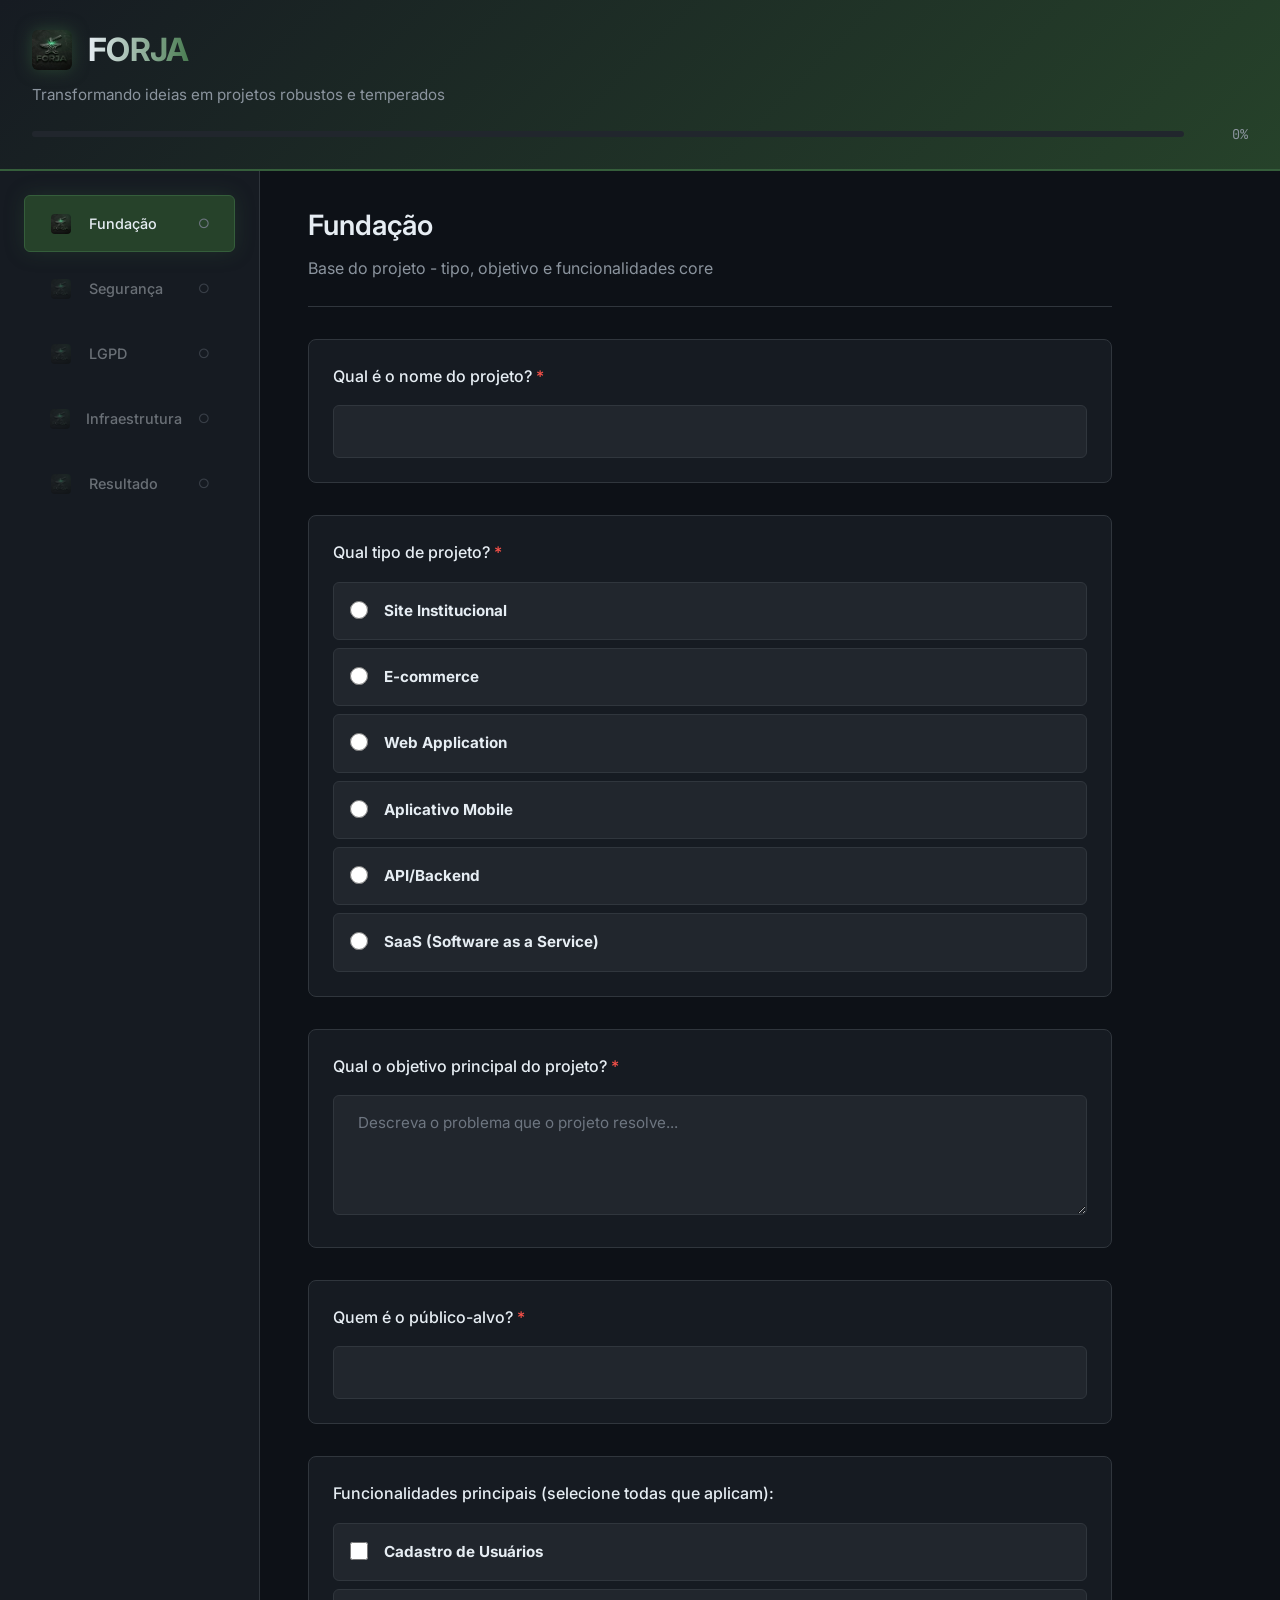
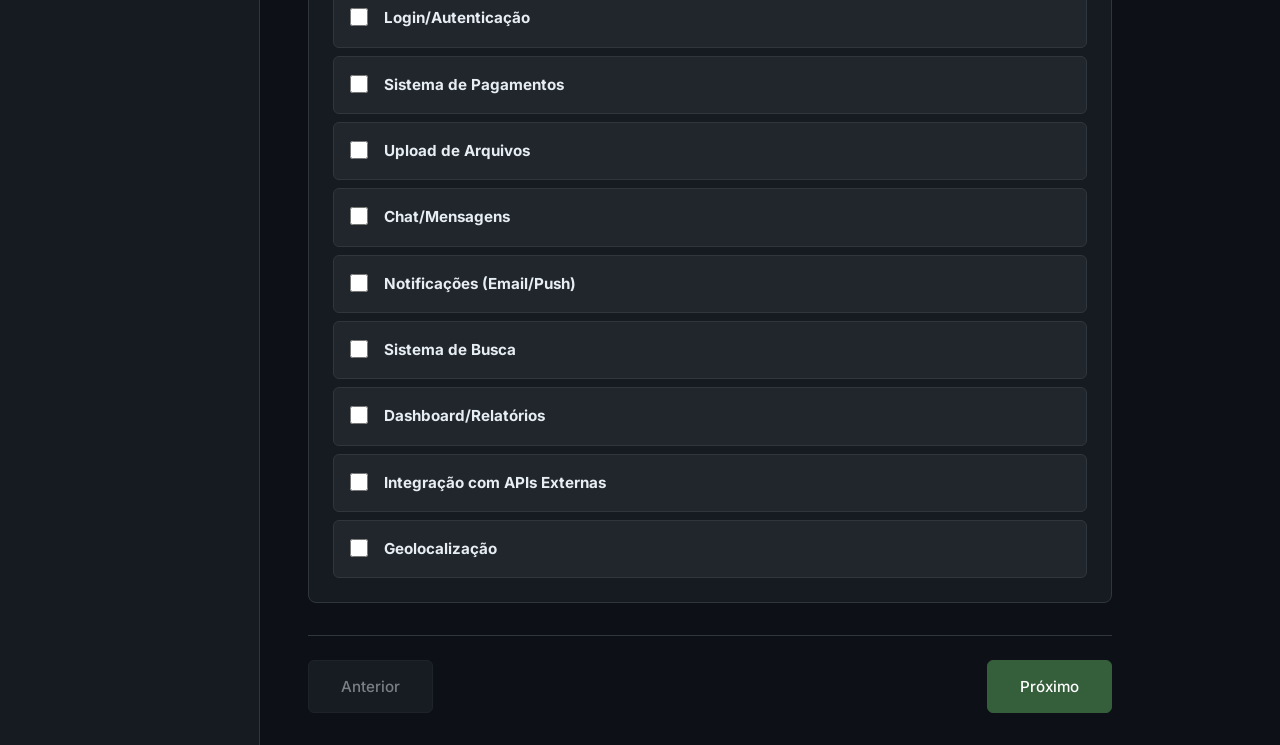
<file: index.html>
<!DOCTYPE html>
<html lang="pt-BR">
<!--
  ============================================================================
  PROPRIETÁRIO: Mauricio Spark
  MARCA: WINSOFT
  PROJETO: FORJA
  VERSÃO: 1.0.0
  LINHAGEM: SPARK
  ============================================================================
  Documento de Planejamento de Escopo
  COPYRIGHT: © 2026 WINSOFT / Mauricio Spark. All rights reserved.
  ============================================================================
-->

<head>
    <meta charset="UTF-8">
    <meta name="viewport" content="width=device-width, initial-scale=1.0">
    <title>FORJA </title>
    <link rel="stylesheet" href="css/style.css">
    <link rel="preconnect" href="https://fonts.googleapis.com">
    <link rel="preconnect" href="https://fonts.gstatic.com" crossorigin>
    <link
        href="https://fonts.googleapis.com/css2?family=Inter:wght@300;400;500;600;700&family=JetBrains+Mono:wght@400;500&display=swap"
        rel="stylesheet">
    <link rel="apple-touch-icon" sizes="57x57" href="favicon/apple-icon-57x57.png">
    <link rel="apple-touch-icon" sizes="60x60" href="favicon/apple-icon-60x60.png">
    <link rel="apple-touch-icon" sizes="72x72" href="favicon/apple-icon-72x72.png">
    <link rel="apple-touch-icon" sizes="76x76" href="favicon/apple-icon-76x76.png">
    <link rel="apple-touch-icon" sizes="114x114" href="favicon/apple-icon-114x114.png">
    <link rel="apple-touch-icon" sizes="120x120" href="favicon/apple-icon-120x120.png">
    <link rel="apple-touch-icon" sizes="144x144" href="favicon/apple-icon-144x144.png">
    <link rel="apple-touch-icon" sizes="152x152" href="favicon/apple-icon-152x152.png">
    <link rel="apple-touch-icon" sizes="180x180" href="favicon/apple-icon-180x180.png">
    <link rel="icon" type="image/png" sizes="192x192" href="favicon/android-icon-192x192.png">
    <link rel="icon" type="image/png" sizes="32x32" href="favicon/favicon-32x32.png">
    <link rel="icon" type="image/png" sizes="96x96" href="favicon/favicon-96x96.png">
    <link rel="icon" type="image/png" sizes="16x16" href="favicon/favicon-16x16.png">
    <link rel="manifest" href="favicon/manifest.json">
    <link rel="shortcut icon" href="favicon/favicon.ico" type="image/x-icon">
    <meta name="msapplication-TileColor" content="#ffffff">
    <meta name="msapplication-TileImage" content="favicon/ms-icon-144x144.png">
    <meta name="theme-color" content="#ffffff">
</head>

<body>
    <div class="app-container">
        <!-- Header -->
        <header class="app-header">
            <div class="logo">
                <img src="favicon/forja.jpeg" alt="">
                <h1>FORJA</h1>
            </div>
            <p class="tagline">Transformando ideias em projetos robustos e temperados</p>
            <div class="progress-container">
                <div class="progress-bar" id="progressBar"></div>
                <span class="progress-text" id="progressText">0%</span>
            </div>
        </header>

        <!-- Main Content -->
        <main class="app-main">
            <!-- Navigation Sidebar -->
            <nav class="nav-sidebar" id="navSidebar">
                <div class="nav-section active" data-section="fundacao">
                    <span class="nav-icon"><img src="favicon/forja.jpeg" alt="Fundação"></span>
                    <span class="nav-label">Fundação</span>
                    <span class="nav-status" id="status-fundacao">○</span>
                </div>
                <div class="nav-section disabled" data-section="seguranca" id="nav-seguranca">
                    <span class="nav-icon"><img src="favicon/forja.jpeg" alt="Segurança"></span>
                    <span class="nav-label">Segurança</span>
                    <span class="nav-status" id="status-seguranca">○</span>
                </div>
                <div class="nav-section disabled" data-section="lgpd" id="nav-lgpd">
                    <span class="nav-icon"><img src="favicon/forja.jpeg" alt="LGPD"></span>
                    <span class="nav-label">LGPD</span>
                    <span class="nav-status" id="status-lgpd">○</span>
                </div>
                <div class="nav-section disabled" data-section="infraestrutura" id="nav-infraestrutura">
                    <span class="nav-icon"><img src="favicon/forja.jpeg" alt="Infraestrutura"></span>
                    <span class="nav-label">Infraestrutura</span>
                    <span class="nav-status" id="status-infraestrutura">○</span>
                </div>
                <div class="nav-section disabled" data-section="resultado" id="nav-resultado">
                    <span class="nav-icon"><img src="favicon/forja.jpeg" alt="Resultado"></span>
                    <span class="nav-label">Resultado</span>
                    <span class="nav-status" id="status-resultado">○</span>
                </div>
            </nav>

            <!-- Question Container -->
            <div class="content-area">
                <div class="section-header">
                    <h2 id="sectionTitle">Fundação</h2>
                    <p id="sectionDescription">Base do projeto - tipo, objetivo e funcionalidades core</p>
                </div>

                <div class="questions-container" id="questionsContainer">
                    <!-- Questions will be injected here by JS -->
                </div>

                <div class="navigation-buttons">
                    <button class="btn btn-secondary" id="prevBtn" disabled>Anterior</button>
                    <button class="btn btn-primary" id="nextBtn">Próximo</button>
                </div>
            </div>
        </main>

        <!-- Result Modal -->
        <div class="modal" id="resultModal">
            <div class="modal-content">
                <div class="modal-header">
                    <h2>Escopo Técnico Gerado</h2>
                    <button class="modal-close" id="modalClose">&times;</button>
                </div>
                <div class="modal-body">
                    <div class="output-tabs">
                        <button class="tab-btn active" data-tab="preview">Visualização</button>
                        <button class="tab-btn" data-tab="markdown">Markdown</button>
                    </div>
                    <div class="output-content">
                        <div class="tab-pane active" id="previewPane">
                            <div class="preview-content" id="previewContent"></div>
                        </div>
                        <div class="tab-pane" id="markdownPane">
                            <textarea class="markdown-output" id="markdownOutput" readonly></textarea>
                        </div>
                    </div>
                    <div class="modal-actions">
                        <button class="btn btn-secondary" id="copyBtn">📋 Copiar Markdown</button>
                        <button class="btn btn-primary" id="downloadBtn">💾 Download README.md</button>
                        <button class="btn btn-success" id="restartBtn">🔄 Novo Projeto</button>
                    </div>
                </div>
            </div>
        </div>
    </div>

    <script src="js/script.js"></script>
</body>

</html>
</file>
<file: css/style.css>
/*
 * AUTHOR: Mauricio Spark
 * PROJECT: FORJA
 * VERSION: 1.0.0
 * BRAND: WINSOFT
 * LINEAGE: SPARK
 * DESCRIPTION: Global styles and theme for FORJA.
 * COPYRIGHT: © 2026 WINSOFT / Mauricio Spark. All rights reserved.
 */

:root {
    /* Core Colors */
    --bg-primary: #0d1117;
    --bg-secondary: #161b22;
    --bg-tertiary: #21262d;
    --bg-hover: #30363d;
    
    /* Hunter Green Palette */
    --hunter-green: #355E3B;
    --hunter-green-light: #4a7c52;
    --hunter-green-dark: #26422a;
    --hunter-green-accent: #6b8e23;
    
    /* Text Colors */
    --text-primary: #e6edf3;
    --text-secondary: #8b949e;
    --text-muted: #6e7681;
    --text-on-green: #ffffff;
    
    /* Accent Colors */
    --accent-blue: #58a6ff;
    --accent-red: #f85149;
    --accent-yellow: #d29922;
    --accent-success: #3fb950;
    
    /* Borders */
    --border-color: #30363d;
    --border-focus: var(--hunter-green-light);
    
    /* Spacing */
    --spacing-xs: 0.25rem;
    --spacing-sm: 0.5rem;
    --spacing-md: 1rem;
    --spacing-lg: 1.5rem;
    --spacing-xl: 2rem;
    --spacing-xxl: 3rem;
    
    /* Typography */
    --font-sans: 'Inter', -apple-system, BlinkMacSystemFont, 'Segoe UI', sans-serif;
    --font-mono: 'JetBrains Mono', 'Fira Code', monospace;
    
    /* Border Radius */
    --radius-sm: 4px;
    --radius-md: 6px;
    --radius-lg: 8px;
    --radius-xl: 12px;
    
    /* Shadows */
    --shadow-sm: 0 1px 2px rgba(0, 0, 0, 0.3);
    --shadow-md: 0 4px 6px rgba(0, 0, 0, 0.4);
    --shadow-lg: 0 10px 25px rgba(0, 0, 0, 0.5);
    --shadow-glow: 0 0 20px rgba(53, 94, 59, 0.3);
}

/* Reset & Base */
* {
    margin: 0;
    padding: 0;
    box-sizing: border-box;
}

html {
    font-size: 16px;
    scroll-behavior: smooth;
}

body {
    font-family: var(--font-sans);
    background-color: var(--bg-primary);
    color: var(--text-primary);
    line-height: 1.6;
    min-height: 100vh;
}

/* ========================================
   Layout
   ======================================== */

.app-container {
    min-height: 100vh;
    display: flex;
    flex-direction: column;
}

/* Header */
.app-header {
    background: linear-gradient(135deg, var(--bg-secondary) 0%, var(--hunter-green-dark) 100%);
    padding: var(--spacing-lg) var(--spacing-xl);
    border-bottom: 2px solid var(--hunter-green);
    display: flex;
    flex-direction: column;
    gap: var(--spacing-sm);
}

.logo {
    display: flex;
    align-items: center;
    gap: var(--spacing-md);
}

.logo-icon {
    font-size: 2rem;
    filter: drop-shadow(0 0 8px rgba(53, 94, 59, 0.6));
}

.logo img {
    width: 40px;
    height: 40px;
    object-fit: cover;
    border-radius: var(--radius-md);
    filter: drop-shadow(0 0 8px rgba(53, 94, 59, 0.6));
}

.logo h1 {
    font-size: 2rem;
    font-weight: 700;
    background: linear-gradient(90deg, var(--text-primary) 0%, var(--hunter-green-light) 100%);
    -webkit-background-clip: text;
    -webkit-text-fill-color: transparent;
    background-clip: text;
    letter-spacing: -0.02em;
}

.tagline {
    color: var(--text-secondary);
    font-size: 0.95rem;
    font-weight: 400;
}

/* Progress Bar */
.progress-container {
    display: flex;
    align-items: center;
    gap: var(--spacing-md);
    margin-top: var(--spacing-sm);
}

.progress-bar {
    flex: 1;
    height: 6px;
    background-color: var(--bg-tertiary);
    border-radius: var(--radius-sm);
    overflow: hidden;
    position: relative;
}

.progress-bar::after {
    content: '';
    position: absolute;
    left: 0;
    top: 0;
    height: 100%;
    width: 0%;
    background: linear-gradient(90deg, var(--hunter-green) 0%, var(--hunter-green-light) 100%);
    border-radius: var(--radius-sm);
    transition: width 0.5s ease;
    box-shadow: 0 0 10px rgba(53, 94, 59, 0.5);
}

.progress-bar.complete::after {
    width: 100%;
}

.progress-text {
    font-family: var(--font-mono);
    font-size: 0.85rem;
    color: var(--text-secondary);
    min-width: 3rem;
    text-align: right;
}

/* Main Layout */
.app-main {
    flex: 1;
    display: flex;
    overflow: hidden;
}

/* Navigation Sidebar */
.nav-sidebar {
    width: 260px;
    background-color: var(--bg-secondary);
    border-right: 1px solid var(--border-color);
    padding: var(--spacing-lg);
    display: flex;
    flex-direction: column;
    gap: var(--spacing-sm);
    overflow-y: auto;
}

.nav-section {
    display: flex;
    align-items: center;
    gap: var(--spacing-md);
    padding: var(--spacing-md) var(--spacing-lg);
    border-radius: var(--radius-md);
    cursor: pointer;
    transition: all 0.2s ease;
    border: 1px solid transparent;
}

.nav-section:hover:not(.disabled) {
    background-color: var(--bg-hover);
    border-color: var(--border-color);
}

.nav-section.active {
    background-color: var(--hunter-green-dark);
    border-color: var(--hunter-green);
    box-shadow: var(--shadow-glow);
}

.nav-section.disabled {
    opacity: 0.4;
    cursor: not-allowed;
}

.nav-section.completed {
    border-left: 3px solid var(--accent-success);
}

.nav-icon {
    font-size: 1.2rem;
    width: 24px;
    text-align: center;
    display: flex;
    align-items: center;
    justify-content: center;
}

.nav-icon img {
    width: 20px;
    height: 20px;
    object-fit: cover;
    border-radius: var(--radius-sm);
}

.nav-label {
    flex: 1;
    font-weight: 500;
    font-size: 0.9rem;
}

.nav-status {
    font-size: 0.8rem;
    color: var(--text-muted);
}

.nav-status.completed {
    color: var(--accent-success);
}

/* Content Area */
.content-area {
    flex: 1;
    padding: var(--spacing-xl) var(--spacing-xxl);
    overflow-y: auto;
    display: flex;
    flex-direction: column;
    max-width: 900px;
}

.section-header {
    margin-bottom: var(--spacing-xl);
    padding-bottom: var(--spacing-lg);
    border-bottom: 1px solid var(--border-color);
}

.section-header h2 {
    font-size: 1.75rem;
    font-weight: 600;
    color: var(--text-primary);
    margin-bottom: var(--spacing-sm);
}

.section-header p {
    color: var(--text-secondary);
    font-size: 1rem;
}

/* Questions Container */
.questions-container {
    flex: 1;
    display: flex;
    flex-direction: column;
    gap: var(--spacing-xl);
}

/* Question Card */
.question-card {
    background-color: var(--bg-secondary);
    border: 1px solid var(--border-color);
    border-radius: var(--radius-lg);
    padding: var(--spacing-lg);
    transition: all 0.2s ease;
}

.question-card:hover {
    border-color: var(--bg-hover);
}

.question-card.required .question-label::after {
    content: ' *';
    color: var(--accent-red);
}

.question-label {
    display: block;
    font-weight: 500;
    font-size: 1rem;
    margin-bottom: var(--spacing-md);
    color: var(--text-primary);
}

.question-help {
    font-size: 0.85rem;
    color: var(--text-muted);
    margin-top: calc(-1 * var(--spacing-sm));
    margin-bottom: var(--spacing-md);
}

/* Input Types */
input[type="text"],
input[type="email"],
textarea,
select {
    width: 100%;
    padding: var(--spacing-md) var(--spacing-lg);
    background-color: var(--bg-tertiary);
    border: 1px solid var(--border-color);
    border-radius: var(--radius-md);
    color: var(--text-primary);
    font-family: var(--font-sans);
    font-size: 0.95rem;
    transition: all 0.2s ease;
}

input[type="text"]:focus,
input[type="email"]:focus,
textarea:focus,
select:focus {
    outline: none;
    border-color: var(--border-focus);
    box-shadow: 0 0 0 2px rgba(53, 94, 59, 0.3);
}

input[type="text"]::placeholder,
textarea::placeholder {
    color: var(--text-muted);
}

textarea {
    min-height: 120px;
    resize: vertical;
    line-height: 1.5;
}

/* Radio & Checkbox Options */
.options-list {
    display: flex;
    flex-direction: column;
    gap: var(--spacing-sm);
}

.option-item {
    display: flex;
    align-items: flex-start;
    gap: var(--spacing-md);
    padding: var(--spacing-md);
    background-color: var(--bg-tertiary);
    border: 1px solid var(--border-color);
    border-radius: var(--radius-md);
    cursor: pointer;
    transition: all 0.2s ease;
}

.option-item:hover {
    border-color: var(--hunter-green);
    background-color: var(--bg-hover);
}

.option-item.selected {
    border-color: var(--hunter-green);
    background-color: var(--hunter-green-dark);
}

.option-item input[type="radio"],
.option-item input[type="checkbox"] {
    margin-top: 2px;
    width: 18px;
    height: 18px;
    accent-color: var(--hunter-green);
    cursor: pointer;
}

.option-text {
    flex: 1;
    font-size: 0.95rem;
}

.option-description {
    font-size: 0.8rem;
    color: var(--text-muted);
    margin-top: var(--spacing-xs);
}

/* Boolean Toggle */
.boolean-toggle {
    display: flex;
    align-items: center;
    gap: var(--spacing-md);
}

.toggle-switch {
    position: relative;
    width: 48px;
    height: 26px;
    background-color: var(--bg-tertiary);
    border-radius: 13px;
    cursor: pointer;
    transition: background-color 0.3s ease;
    border: 1px solid var(--border-color);
}

.toggle-switch.active {
    background-color: var(--hunter-green);
}

.toggle-switch::after {
    content: '';
    position: absolute;
    top: 2px;
    left: 2px;
    width: 20px;
    height: 20px;
    background-color: var(--text-primary);
    border-radius: 50%;
    transition: transform 0.3s ease;
}

.toggle-switch.active::after {
    transform: translateX(22px);
}

.toggle-label {
    font-size: 0.95rem;
    color: var(--text-secondary);
}

/* Navigation Buttons */
.navigation-buttons {
    display: flex;
    justify-content: space-between;
    margin-top: var(--spacing-xl);
    padding-top: var(--spacing-lg);
    border-top: 1px solid var(--border-color);
}

/* Buttons */
.btn {
    display: inline-flex;
    align-items: center;
    justify-content: center;
    gap: var(--spacing-sm);
    padding: var(--spacing-md) var(--spacing-xl);
    font-family: var(--font-sans);
    font-size: 0.95rem;
    font-weight: 500;
    border-radius: var(--radius-md);
    border: 1px solid transparent;
    cursor: pointer;
    transition: all 0.2s ease;
}

.btn:disabled {
    opacity: 0.5;
    cursor: not-allowed;
}

.btn-primary {
    background-color: var(--hunter-green);
    color: var(--text-on-green);
    border-color: var(--hunter-green);
}

.btn-primary:hover:not(:disabled) {
    background-color: var(--hunter-green-light);
    border-color: var(--hunter-green-light);
    box-shadow: var(--shadow-glow);
}

.btn-secondary {
    background-color: var(--bg-tertiary);
    color: var(--text-primary);
    border-color: var(--border-color);
}

.btn-secondary:hover:not(:disabled) {
    background-color: var(--bg-hover);
    border-color: var(--text-muted);
}

.btn-success {
    background-color: var(--accent-success);
    color: var(--bg-primary);
    border-color: var(--accent-success);
}

.btn-success:hover:not(:disabled) {
    filter: brightness(1.1);
}

/* ========================================
   Modal / Result Screen
   ======================================== */

.modal {
    display: none;
    position: fixed;
    top: 0;
    left: 0;
    right: 0;
    bottom: 0;
    background-color: rgba(0, 0, 0, 0.8);
    z-index: 1000;
    align-items: center;
    justify-content: center;
    padding: var(--spacing-lg);
}

.modal.active {
    display: flex;
}

.modal-content {
    background-color: var(--bg-secondary);
    border: 1px solid var(--border-color);
    border-radius: var(--radius-xl);
    width: 100%;
    max-width: 1000px;
    max-height: 90vh;
    display: flex;
    flex-direction: column;
    box-shadow: var(--shadow-lg);
}

.modal-header {
    display: flex;
    justify-content: space-between;
    align-items: center;
    padding: var(--spacing-lg) var(--spacing-xl);
    border-bottom: 1px solid var(--border-color);
}

.modal-header h2 {
    font-size: 1.5rem;
    font-weight: 600;
}

.modal-close {
    background: none;
    border: none;
    color: var(--text-secondary);
    font-size: 1.5rem;
    cursor: pointer;
    padding: var(--spacing-sm);
    line-height: 1;
    transition: color 0.2s ease;
}

.modal-close:hover {
    color: var(--text-primary);
}

.modal-body {
    flex: 1;
    overflow: hidden;
    display: flex;
    flex-direction: column;
}

/* Output Tabs */
.output-tabs {
    display: flex;
    gap: var(--spacing-xs);
    padding: var(--spacing-md) var(--spacing-xl);
    border-bottom: 1px solid var(--border-color);
    background-color: var(--bg-tertiary);
}

.tab-btn {
    padding: var(--spacing-sm) var(--spacing-lg);
    background: none;
    border: 1px solid transparent;
    border-radius: var(--radius-md);
    color: var(--text-secondary);
    font-family: var(--font-sans);
    font-size: 0.9rem;
    cursor: pointer;
    transition: all 0.2s ease;
}

.tab-btn:hover {
    color: var(--text-primary);
    background-color: var(--bg-hover);
}

.tab-btn.active {
    color: var(--text-primary);
    background-color: var(--hunter-green-dark);
    border-color: var(--hunter-green);
}

/* Output Content */
.output-content {
    flex: 1;
    overflow: hidden;
    position: relative;
}

.tab-pane {
    display: none;
    height: 100%;
    overflow-y: auto;
    padding: var(--spacing-xl);
}

.tab-pane.active {
    display: block;
}

.preview-content {
    font-family: var(--font-sans);
    line-height: 1.7;
}

.preview-content h1 {
    font-size: 2rem;
    font-weight: 700;
    margin-bottom: var(--spacing-md);
    padding-bottom: var(--spacing-sm);
    border-bottom: 2px solid var(--hunter-green);
}

.preview-content h2 {
    font-size: 1.5rem;
    font-weight: 600;
    margin-top: var(--spacing-xl);
    margin-bottom: var(--spacing-md);
    color: var(--hunter-green-light);
}

.preview-content h3 {
    font-size: 1.2rem;
    font-weight: 600;
    margin-top: var(--spacing-lg);
    margin-bottom: var(--spacing-sm);
}

.preview-content ul,
.preview-content ol {
    margin-left: var(--spacing-lg);
    margin-bottom: var(--spacing-md);
}

.preview-content li {
    margin-bottom: var(--spacing-xs);
}

.preview-content code {
    font-family: var(--font-mono);
    background-color: var(--bg-tertiary);
    padding: 2px 6px;
    border-radius: var(--radius-sm);
    font-size: 0.9em;
}

.preview-content pre {
    background-color: var(--bg-tertiary);
    padding: var(--spacing-lg);
    border-radius: var(--radius-md);
    overflow-x: auto;
    margin: var(--spacing-md) 0;
}

.preview-content blockquote {
    border-left: 4px solid var(--hunter-green);
    padding-left: var(--spacing-lg);
    margin: var(--spacing-md) 0;
    color: var(--text-secondary);
}

.markdown-output {
    width: 100%;
    height: 100%;
    min-height: 400px;
    background-color: var(--bg-tertiary);
    border: 1px solid var(--border-color);
    border-radius: var(--radius-md);
    padding: var(--spacing-lg);
    font-family: var(--font-mono);
    font-size: 0.9rem;
    line-height: 1.6;
    color: var(--text-primary);
    resize: none;
}

/* Modal Actions */
.modal-actions {
    display: flex;
    gap: var(--spacing-md);
    padding: var(--spacing-lg) var(--spacing-xl);
    border-top: 1px solid var(--border-color);
    background-color: var(--bg-tertiary);
    justify-content: flex-end;
}

/* ========================================
   Utilities & States
   ======================================== */

.hidden {
    display: none !important;
}

.fade-in {
    animation: fadeIn 0.3s ease;
}

@keyframes fadeIn {
    from { opacity: 0; transform: translateY(10px); }
    to { opacity: 1; transform: translateY(0); }
}

/* Checklist Display */
.checklist-container {
    background-color: var(--hunter-green-dark);
    border: 1px solid var(--hunter-green);
    border-radius: var(--radius-md);
    padding: var(--spacing-lg);
    margin-top: var(--spacing-lg);
}

.checklist-container h4 {
    color: var(--text-primary);
    margin-bottom: var(--spacing-md);
    font-size: 1rem;
}

.checklist-container ul {
    list-style: none;
    margin: 0;
}

.checklist-container li {
    padding: var(--spacing-sm) 0;
    padding-left: var(--spacing-lg);
    position: relative;
}

.checklist-container li::before {
    content: '✓';
    position: absolute;
    left: 0;
    color: var(--hunter-green-accent);
    font-weight: bold;
}

/* Responsive Design */
@media (max-width: 768px) {
    .app-main {
        flex-direction: column;
    }
    
    .nav-sidebar {
        width: 100%;
        flex-direction: row;
        overflow-x: auto;
        padding: var(--spacing-sm);
        border-right: none;
        border-bottom: 1px solid var(--border-color);
    }
    
    .nav-section {
        flex-shrink: 0;
        padding: var(--spacing-sm) var(--spacing-md);
    }
    
    .nav-label {
        display: none;
    }
    
    .content-area {
        padding: var(--spacing-lg);
        max-width: 100%;
    }
    
    .modal-actions {
        flex-direction: column;
    }
    
    .modal-actions .btn {
        width: 100%;
    }
}

/* Scrollbar Styling */
::-webkit-scrollbar {
    width: 8px;
    height: 8px;
}

::-webkit-scrollbar-track {
    background: var(--bg-secondary);
}

::-webkit-scrollbar-thumb {
    background: var(--bg-hover);
    border-radius: var(--radius-sm);
}

::-webkit-scrollbar-thumb:hover {
    background: var(--hunter-green);
}
</file>
